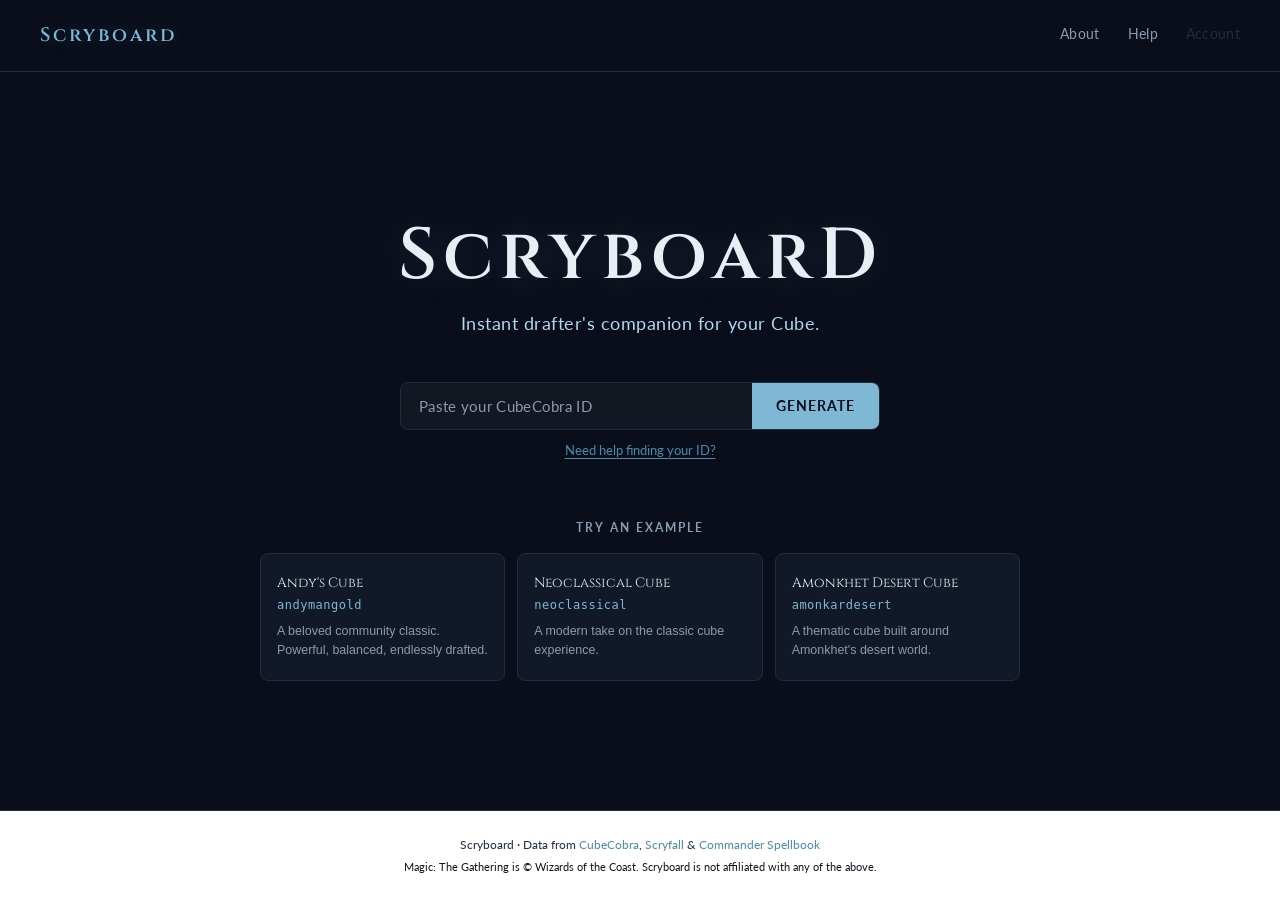
<file: index.html>
<!DOCTYPE html>
<html lang="en">
<head>
    <meta charset="UTF-8">
    <meta name="viewport" content="width=device-width, initial-scale=1.0">
    <title>Scryboard — Instant drafter's companion for your Cube</title>
    <meta name="description" content="Paste your CubeCobra ID and get an instant drafter's companion page for your cube. Stats, removal, combos and more.">
    <link rel="icon" href="https://fav.farm/🌙" />
    <link href="https://fonts.googleapis.com/css2?family=Cinzel:wght@400;600&family=Lato:wght@300;400;700&display=swap" rel="stylesheet">
    <link rel="stylesheet" href="style.css">
</head>
<body class="landing">

    <!-- TOP NAV -->
    <header class="top-nav">
        <span class="nav-logo">Scryboard</span>
        <nav class="nav-links">
            <a href="#" class="nav-link">About</a>
            <a href="#" class="nav-link">Help</a>
            <a href="#" class="nav-link nav-link--muted">Account</a>
        </nav>
    </header>

    <!-- HERO -->
    <main class="landing-main">
        <div class="landing-hero">
            <h1 class="landing-title">ScryboarD</h1>
            <p class="landing-tagline">Instant drafter's companion for your Cube.</p>

            <!-- INPUT -->
            <div class="input-group">
                <div class="input-wrapper">
                    <input
                        type="text"
                        id="cube-id-input"
                        class="cube-input"
                        placeholder="Paste your CubeCobra ID"
                        autocomplete="off"
                        spellcheck="false"
                    >
                    <button class="generate-btn" onclick="handleGenerate()">
                        Generate
                    </button>
                </div>
                <div class="input-help">
                    <button class="help-trigger" onclick="toggleTooltip()">Need help finding your ID?</button>
                    <div class="help-tooltip hidden" id="help-tooltip">
                        <p>Your CubeCobra ID is the unique identifier in your cube's URL. Navigate to your cube on CubeCobra and look at the address bar — it will look something like <strong>cubecobra.com/cube/overview/stone-soup</strong>. The part after /overview/ is your ID. It could be a short word, a phrase, or a string of random characters depending on how you set it up.</p>
                        <button class="tooltip-close" onclick="toggleTooltip()">Got it</button>
                    </div>
                </div>
                <p class="input-error hidden" id="input-error">Please enter a CubeCobra ID.</p>
            </div>
        </div>

        <!-- EXAMPLE CUBES -->
        <div class="examples">
            <p class="examples-label">Try an example</p>
            <div class="examples-grid">

                <button class="example-card" onclick="loadExample('andymangold')">
                    <span class="example-name">Andy's Cube</span>
                    <span class="example-id">andymangold</span>
                    <span class="example-desc">A beloved community classic. Powerful, balanced, endlessly drafted.</span>
                </button>

                <button class="example-card" onclick="loadExample('neoclassical')">
                    <span class="example-name">Neoclassical Cube</span>
                    <span class="example-id">neoclassical</span>
                    <span class="example-desc">A modern take on the classic cube experience.</span>
                </button>

                <button class="example-card" onclick="loadExample('amonkardesert')">
                    <span class="example-name">Amonkhet Desert Cube</span>
                    <span class="example-id">amonkardesert</span>
                    <span class="example-desc">A thematic cube built around Amonkhet's desert world.</span>
                </button>

            </div>
        </div>
    </main>

    <!-- FOOTER -->
    <footer class="landing-footer">
        <p>Scryboard · Data from <a href="https://cubecobra.com" target="_blank">CubeCobra</a>, <a href="https://scryfall.com" target="_blank">Scryfall</a> &amp; <a href="https://commanderspellbook.com" target="_blank">Commander Spellbook</a></p>
        <p class="footer-sub">Magic: The Gathering is © Wizards of the Coast. Scryboard is not affiliated with any of the above.</p>
    </footer>

    <script src="index.js"></script>
</body>
</html>
</file>
<file: style.css>
/* ============================================================
   style.css — Scryboard
   Shared styles for landing and cube pages
   ============================================================ */

/* === RESET & BASE === */

*, *::before, *::after {
    box-sizing: border-box;
    margin: 0;
    padding: 0;
}

:root {
    /* Moonfolk palette */
    --void:        #0a0e1a;
    --deep:        #111827;
    --surface:     #0d1520;
    --moonwater:   #7eb8d4;
    --moonlight:   #b0d8ee;
    --tide:        #4a8aaa;
    --cloud:       #e8eef4;
    --mist:        #8a9bb0;
    --shore:       #1e2d40;

    /* Cube page (light) */
    --page-bg:     #f4f6f8;
    --card-bg:     #ffffff;
    --text-main:   #1a2233;
    --text-light:  #5a6a80;
    --border:      #dde3ea;

    /* Shared */
    --accent:      #4a8aaa;
    --accent-mid:  #7eb8d4;
    --accent-light:#b0d8ee;

    --font-display: 'Cinzel', serif;
    --font-body:    'Lato', sans-serif;

    --radius-sm:   4px;
    --radius-md:   8px;
    --radius-lg:   12px;
}

html {
    scroll-behavior: smooth;
}

body {
    font-family: var(--font-body);
    line-height: 1.6;
    -webkit-font-smoothing: antialiased;
}


/* === LANDING PAGE === */

body.landing {
    background: var(--void);
    color: var(--cloud);
    min-height: 100vh;
    display: flex;
    flex-direction: column;
    position: relative;
}

body.landing::before {
    content: '';
    position: fixed;
    inset: 0;
    background-image: url('https://www.artofmtg.com/wp-content/uploads/2021/02/Mystical-Teachings-Time-Spiral-MtG-Art.jpg');
    background-size: cover;
    background-position: center top;
    opacity: 0.14;
    z-index: 0;
    pointer-events: none;
}

body.landing > * {
    position: relative;
    z-index: 1;
}

/* Top nav */
.top-nav {
    display: flex;
    justify-content: space-between;
    align-items: center;
    padding: 20px 40px;
    border-bottom: 1px solid var(--shore);
}

.nav-logo {
    font-family: var(--font-display);
    font-size: 1.2rem;
    font-weight: 600;
    letter-spacing: 3px;
    color: var(--moonwater);
    text-shadow: 0 0 20px rgba(126,184,212,0.3);
}

.nav-links {
    display: flex;
    gap: 28px;
    align-items: center;
}

.nav-link {
    font-size: 0.85rem;
    font-weight: 400;
    color: var(--mist);
    text-decoration: none;
    letter-spacing: 0.3px;
    transition: color 0.2s;
}

.nav-link:hover { color: var(--cloud); }

.nav-link--muted {
    color: var(--shore);
    pointer-events: none;
}

/* Landing hero */
.landing-main {
    flex: 1;
    display: flex;
    flex-direction: column;
    align-items: center;
    justify-content: center;
    padding: 60px 24px 40px;
    gap: 60px;
}

.landing-hero {
    display: flex;
    flex-direction: column;
    align-items: center;
    text-align: center;
    max-width: 560px;
    width: 100%;
}

.landing-eyebrow {
    font-size: 0.75rem;
    font-weight: 700;
    letter-spacing: 2px;
    text-transform: uppercase;
    color: var(--tide);
    margin-bottom: 16px;
}

.landing-title {
    font-family: var(--font-display);
    font-size: clamp(2.8rem, 8vw, 4.5rem);
    font-weight: 600;
    letter-spacing: 6px;
    color: var(--cloud);
    line-height: 1;
    margin-bottom: 16px;
    text-shadow: 0 0 40px rgba(126,184,212,0.2);
}

.landing-tagline {
    font-size: 1.15rem;
    font-weight: 400;
    color: var(--moonlight);
    letter-spacing: 0.5px;
    margin-bottom: 44px;
}

/* Input group */
.input-group {
    width: 100%;
    display: flex;
    flex-direction: column;
    align-items: center;
    gap: 12px;
}

.input-wrapper {
    display: flex;
    width: 100%;
    max-width: 480px;
    border: 1px solid var(--shore);
    border-radius: var(--radius-md);
    overflow: hidden;
    transition: border-color 0.2s;
}

.input-wrapper:focus-within {
    border-color: var(--moonwater);
}

.cube-input {
    flex: 1;
    background: rgba(255,255,255,0.04);
    border: none;
    outline: none;
    padding: 14px 18px;
    font-family: var(--font-body);
    font-size: 0.95rem;
    color: var(--cloud);
    letter-spacing: 0.3px;
}

.cube-input::placeholder {
    color: var(--mist);
}

.generate-btn {
    background: var(--moonwater);
    border: none;
    padding: 14px 24px;
    font-family: var(--font-body);
    font-size: 0.85rem;
    font-weight: 700;
    letter-spacing: 1px;
    text-transform: uppercase;
    color: var(--void);
    cursor: pointer;
    transition: background 0.2s;
    white-space: nowrap;
}

.generate-btn:hover {
    background: var(--moonlight);
}

/* Help tooltip */
.input-help {
    position: relative;
    display: flex;
    flex-direction: column;
    align-items: center;
}

.help-trigger {
    background: none;
    border: none;
    font-family: var(--font-body);
    font-size: 0.8rem;
    color: var(--tide);
    cursor: pointer;
    text-decoration: underline;
    text-underline-offset: 3px;
    transition: color 0.2s;
}

.help-trigger:hover { color: var(--moonwater); }

.help-tooltip {
    position: absolute;
    top: calc(100% + 10px);
    left: 50%;
    transform: translateX(-50%);
    background: var(--deep);
    border: 1px solid var(--shore);
    border-radius: var(--radius-md);
    padding: 16px 20px;
    width: 340px;
    max-width: 90vw;
    z-index: 100;
    box-shadow: 0 8px 24px rgba(0,0,0,0.4);
}

.help-tooltip p {
    font-size: 0.85rem;
    color: var(--mist);
    line-height: 1.6;
    margin-bottom: 12px;
}

.help-tooltip strong {
    color: var(--moonwater);
    font-weight: 700;
}

.tooltip-close {
    background: var(--shore);
    border: none;
    border-radius: var(--radius-sm);
    padding: 6px 14px;
    font-family: var(--font-body);
    font-size: 0.8rem;
    font-weight: 700;
    color: var(--cloud);
    cursor: pointer;
    transition: background 0.2s;
}

.tooltip-close:hover { background: var(--tide); }

/* Error */
.input-error {
    font-size: 0.8rem;
    color: #e07070;
}

/* Example cubes */
.examples {
    width: 100%;
    max-width: 760px;
}

.examples-label {
    font-size: 0.75rem;
    font-weight: 700;
    letter-spacing: 2px;
    text-transform: uppercase;
    color: var(--mist);
    text-align: center;
    margin-bottom: 16px;
}

.examples-grid {
    display: grid;
    grid-template-columns: repeat(3, 1fr);
    gap: 12px;
}

.example-card {
    background: var(--deep);
    border: 1px solid var(--shore);
    border-radius: var(--radius-md);
    padding: 20px 16px;
    text-align: left;
    cursor: pointer;
    transition: border-color 0.2s, background 0.2s;
    display: flex;
    flex-direction: column;
    gap: 6px;
}

.example-card:hover {
    border-color: var(--tide);
    background: var(--surface);
}

.example-name {
    font-family: var(--font-display);
    font-size: 0.85rem;
    color: var(--cloud);
    font-weight: 400;
}

.example-id {
    font-size: 0.75rem;
    color: var(--moonwater);
    font-family: monospace;
    letter-spacing: 0.5px;
}

.example-desc {
    font-size: 0.78rem;
    color: var(--mist);
    line-height: 1.5;
    margin-top: 4px;
}

/* Landing footer */
.landing-footer {
    padding: 24px 40px;
    border-top: 1px solid var(--shore);
    text-align: center;
    background: var(--card-bg);
}

.landing-footer p {
    font-size: 0.75rem;
    color: var(--shore);
}

.landing-footer a {
    color: var(--tide);
    text-decoration: none;
}

.landing-footer a:hover { color: var(--moonwater); }

.footer-sub {
    margin-top: 4px;
    font-size: 0.7rem !important;
    color: var(--surface) !important;
}


/* === CUBE PAGE === */

body.cube-page {
    background: var(--page-bg);
    color: var(--text-main);
}

/* Cube top nav */
.cube-nav {
    display: flex;
    justify-content: space-between;
    align-items: center;
    padding: 16px 32px;
    background: var(--card-bg);
    border-bottom: 1px solid var(--border);
}

.cube-nav-logo {
    font-family: var(--font-display);
    font-size: 0.9rem;
    font-weight: 600;
    letter-spacing: 2px;
    color: var(--accent);
    text-decoration: none;
}

.cube-nav-right {
    display: flex;
    gap: 16px;
    align-items: center;
}

.cube-nav-link {
    font-size: 0.8rem;
    color: var(--text-light);
    text-decoration: none;
    transition: color 0.2s;
}

.cube-nav-link:hover { color: var(--text-main); }

.copy-link-btn {
    background: none;
    border: 1px solid var(--border);
    border-radius: var(--radius-sm);
    padding: 7px 14px;
    font-family: var(--font-body);
    font-size: 0.78rem;
    font-weight: 700;
    letter-spacing: 0.5px;
    color: var(--accent);
    cursor: pointer;
    transition: border-color 0.2s, background 0.2s;
}

.copy-link-btn:hover {
    border-color: var(--accent);
    background: rgba(74,138,170,0.05);
}

/* Cube hero */
.cube-hero {
    position: relative;
    width: 100%;
    height: 380px;
    overflow: hidden;
    background: var(--void);
}

.cube-hero-img {
    width: 100%;
    height: 100%;
    object-fit: cover;
    object-position: center 20%;
    opacity: 0.35;
    display: block;
}

.cube-hero-overlay {
    position: absolute;
    inset: 0;
    background: linear-gradient(to top, rgba(10,14,26,0.95) 0%, rgba(10,14,26,0.3) 100%);
    display: flex;
    flex-direction: column;
    justify-content: flex-end;
    padding: 32px 40px;
}

.cube-hero-name {
    font-family: var(--font-display);
    font-size: clamp(1.4rem, 4vw, 2.2rem);
    font-weight: 600;
    color: #e8eef4;
    line-height: 1.2;
    margin-bottom: 6px;
}

.cube-hero-meta {
    font-size: 0.85rem;
    color: var(--mist);
    letter-spacing: 0.3px;
}

.cube-hero-meta span {
    color: var(--moonwater);
}

/* Tab bar */
.cube-tabs {
    background: var(--card-bg);
    border-bottom: 1px solid var(--border);
    display: flex;
    overflow-x: auto;
    scrollbar-width: none;
}

.cube-tabs::-webkit-scrollbar { display: none; }

.cube-tab {
    background: none;
    border: none;
    border-bottom: 2px solid transparent;
    padding: 16px 28px;
    font-family: var(--font-body);
    font-size: 0.82rem;
    font-weight: 700;
    letter-spacing: 1px;
    text-transform: uppercase;
    color: var(--text-light);
    cursor: pointer;
    white-space: nowrap;
    transition: color 0.2s, border-color 0.2s;
}

.cube-tab:hover { color: var(--text-main); }

.cube-tab.active {
    color: var(--accent);
    border-bottom-color: var(--accent);
}

/* Sections */
.cube-section {
    display: none;
}

.cube-section.active {
    display: block;
}

/* Section inner */
.section-inner {
    max-width: 960px;
    margin: 0 auto;
    padding: 40px 32px;
    background-color: var(--card-bg);
}

/* Section heading */
.section-heading {
    font-family: var(--font-display);
    font-size: 0.7rem;
    font-weight: 600;
    letter-spacing: 2.5px;
    text-transform: uppercase;
    color: var(--accent);
    margin-bottom: 16px;
}

.section-divider {
    height: 1px;
    background: var(--border);
    margin: 32px 0;
}

/* Stat cards */
.stat-grid {
    display: grid;
    grid-template-columns: repeat(auto-fit, minmax(120px, 1fr));
    gap: 12px;
    margin-bottom: 36px;
}

.stat-card {
    background: var(--card-bg);
    border: 1px solid var(--border);
    border-radius: var(--radius-md);
    padding: 20px 16px;
    text-align: center;
}

.stat-value {
    font-family: var(--font-display);
    font-size: 1.8rem;
    font-weight: 400;
    color: var(--accent);
    display: block;
    line-height: 1;
    margin-bottom: 6px;
}

.stat-label {
    font-size: 0.7rem;
    font-weight: 700;
    letter-spacing: 1.5px;
    text-transform: uppercase;
    color: var(--text-light);
}

/* Chart containers */
.chart-container {
    background: var(--card-bg);
    border: 1px solid var(--border);
    border-radius: var(--radius-md);
    padding: 24px;
    margin-bottom: 16px;
}
 
.chart-container--donut {
    display: inline-block;
    min-width: 280px;
}
 
/* Donut layout */
.donut-wrap {
    display: flex;
    align-items: center;
    gap: 24px;
    flex-wrap: wrap;
}
 
/* Axes */
.stats-axis path,
.stats-axis line {
    stroke: var(--border);
}
.stats-axis text {
    fill: var(--text-light);
    font-family: var(--font-body);
    font-size: 11px;
}
 
/* Grid lines */
.stats-grid-lines line {
    stroke: var(--border);
    stroke-dasharray: 3 3;
}
.stats-grid-lines .domain { display: none; }
 
/* Donut center text */
.donut-center-value {
    font-family: var(--font-display);
    font-size: 1.6rem;
    fill: var(--text-main);
}
.donut-center-label {
    font-size: 0.7rem;
    fill: var(--text-light);
    text-transform: uppercase;
    letter-spacing: 1px;
}
 
/* Legend */
.chart-legend {
    display: flex;
    flex-wrap: wrap;
    gap: 10px 18px;
    margin-top: 16px;
}
.chart-legend--vertical {
    flex-direction: column;
    margin-top: 0;
    gap: 8px;
}
.chart-legend-item {
    display: flex;
    align-items: center;
    gap: 6px;
    font-size: 0.78rem;
    color: var(--text-light);
}
.chart-legend-dot {
    width: 10px;
    height: 10px;
    border-radius: 50%;
    flex-shrink: 0;
}
.chart-legend-count {
    color: var(--text-light);
    font-size: 0.72rem;
    margin-left: 2px;
}
 
@media (max-width: 600px) {
    .donut-wrap { flex-direction: column; }
    .chart-legend--vertical { flex-direction: row; flex-wrap: wrap; }
}


/* Reference cards */
/* Reference filters */
.reference-filters {
    background: var(--card-bg);
    border: 1px solid var(--border);
    border-radius: var(--radius-md);
    padding: 20px 24px;
    margin-bottom: 24px;
    display: flex;
    flex-direction: column;
    gap: 16px;
}
 
.reference-filter-row {
    display: flex;
    align-items: center;
    gap: 16px;
    flex-wrap: wrap;
}
 
.reference-filter-label {
    font-size: 0.7rem;
    font-weight: 700;
    letter-spacing: 1.5px;
    text-transform: uppercase;
    color: var(--text-light);
    min-width: 70px;
    flex-shrink: 0;
}
 
.reference-pills {
    display: flex;
    flex-wrap: wrap;
    gap: 8px;
}
 
/* Base pill */
.ref-pill {
    background: var(--card-bg);
    border: 1px solid var(--border);
    border-radius: 20px;
    padding: 6px 16px;
    font-family: var(--font-body);
    font-size: 0.78rem;
    font-weight: 700;
    letter-spacing: 0.5px;
    color: var(--text-light);
    cursor: pointer;
    transition: border-color 0.15s, background 0.15s, color 0.15s;
}
.ref-pill:hover {
    border-color: var(--accent);
    color: var(--accent);
}
.ref-pill.active {
    background: var(--accent);
    border-color: var(--accent);
    color: #fff;
}
 
/* Color pills — square with mana icon */
.ref-color-pill {
    padding: 6px 10px;
    border-radius: var(--radius-sm);
    font-size: 1rem;
    line-height: 1;
}
.ref-color-pill .ms { font-size: 1.1rem; vertical-align: middle; }
.ref-color-pill.active { background: var(--accent); border-color: var(--accent); }
 
/* Count */
.reference-count {
    font-size: 0.75rem;
    font-weight: 700;
    letter-spacing: 1px;
    text-transform: uppercase;
    color: var(--text-light);
    margin-bottom: 16px;
}
 
/* Gallery */
.reference-gallery {
    display: flex;
    flex-wrap: wrap;
    gap: 10px;
}
 
.reference-card {
    width: 214px;
    border-radius: 11px;
    box-shadow: 0 2px 8px rgba(0,0,0,0.12);
    transition: transform 0.15s, box-shadow 0.15s;
    cursor: pointer;
    display: block;
}
 
.reference-card:hover {
    transform: translateY(-4px) scale(1.02);
    box-shadow: 0 8px 20px rgba(0,0,0,0.2);
}
 
.reference-empty {
    font-size: 0.9rem;
    color: var(--text-light);
    font-style: italic;
    padding: 40px 0;
}
 
@media (max-width: 600px) {
    .reference-filter-row { flex-direction: column; align-items: flex-start; }
    .reference-card { width: calc(50% - 5px); }
}

/* Combo cards */

.combos-count {
    font-size: 0.75rem;
    font-weight: 700;
    letter-spacing: 1px;
    text-transform: uppercase;
    color: var(--text-light);
    margin-bottom: 20px;
}
 
.combos-empty {
    font-size: 0.9rem;
    color: var(--text-light);
    font-style: italic;
    padding: 40px 0;
}
 
.combo-card {
    background: var(--card-bg);
    border: 1px solid var(--border);
    border-radius: var(--radius-md);
    padding: 18px 20px;
    margin-bottom: 10px;
    transition: border-color 0.15s;
}
 
.combo-card:hover {
    border-color: var(--accent-mid);
}
 
.combo-cards-line {
    display: flex;
    align-items: center;
    flex-wrap: wrap;
    gap: 6px;
    margin-bottom: 8px;
}
 
.combo-chip {
    font-size: 0.88rem;
    font-weight: 700;
    color: var(--accent);
    cursor: pointer;
    border-bottom: 1px dotted var(--accent);
    white-space: nowrap;
}
 
.combo-chip:hover { color: var(--tide); border-bottom-color: var(--tide); }
 
.combo-plus {
    font-size: 0.8rem;
    color: var(--text-light);
    font-weight: 400;
    padding: 0 2px;
}
 
.combo-result {
    font-size: 0.82rem;
    color: var(--text-light);
    margin-bottom: 8px;
    line-height: 1.5;
}
 
.combo-prereq {
    font-size: 0.8rem;
    color: var(--text-light);
    margin-bottom: 8px;
}
 
.combo-prereq strong {
    color: var(--text-main);
    font-weight: 700;
}
 
.combo-steps-toggle {
    background: none;
    border: none;
    font-family: var(--font-body);
    font-size: 0.75rem;
    font-weight: 700;
    letter-spacing: 0.5px;
    color: var(--accent);
    cursor: pointer;
    padding: 0;
    margin-bottom: 0;
}
 
.combo-steps-toggle:hover { color: var(--tide); }
 
.combo-steps {
    margin-top: 12px;
    padding-top: 12px;
    border-top: 1px solid var(--border);
    padding-left: 18px;
}
 
.combo-steps li {
    font-size: 0.82rem;
    color: var(--text-light);
    margin-bottom: 6px;
    line-height: 1.6;
}

/* Primer content */
.primer-content {
    font-size: 0.95rem;
    color: var(--text-main);
    line-height: 1.8;
    /* max-width: 720px; */
}

.primer-content h3 {
    font-family: var(--font-display);
    font-size: 1rem;
    font-weight: 600;
    color: var(--text-main);
    margin: 28px 0 10px;
}

.primer-content p {
    margin-bottom: 14px;
    color: var(--text-light);
}

.primer-content a {
    color: var(--accent);
    text-decoration: none;
    border-bottom: 1px dotted var(--accent);
}

.primer-content .card-ref {
    color: var(--accent);
    border-bottom: 1px dotted var(--accent);
    cursor: pointer;
}

/* ============================================================
   Primer parser additions — paste into style.css,
   replacing the existing "Primer parser elements" block
   ============================================================ */

/* Headings */
.primer-h { font-family: var(--font-body); font-weight: 600; color: var(--text-main); line-height: 1.3; }
h3.primer-h { font-size: 1.2rem;  margin: 32px 0 12px; }
h4.primer-h { font-size: 1.05rem; margin: 26px 0 10px; }
h5.primer-h { font-size: 0.95rem; margin: 22px 0 8px; }
h6.primer-h { font-size: 0.85rem; margin: 18px 0 6px; color: var(--text-light); }

/* Paragraph */
.primer-content p { margin-bottom: 14px; color: var(--text-light); }

/* Lists */
.primer-list { padding-left: 20px; margin-bottom: 14px; }
.primer-list li { font-size: 0.95rem; color: var(--text-light); line-height: 1.7; margin-bottom: 4px; }
ol.primer-list  { list-style: decimal; }

/* Task list */
.primer-task { list-style: none; display: flex; align-items: flex-start; gap: 8px; margin-left: -20px; }
.primer-task input { margin-top: 5px; accent-color: var(--accent); flex-shrink: 0; }

/* HR */
.primer-rule { border: none; border-top: 1px solid var(--border); margin: 28px 0; }

/* Blockquote */
.primer-blockquote {
    border-left: 3px solid var(--accent-mid);
    margin: 16px 0;
    padding: 10px 16px;
    background: rgba(126,184,212,0.06);
    border-radius: 0 var(--radius-sm) var(--radius-sm) 0;
}
.primer-blockquote p { margin: 0; color: var(--text-light); font-style: italic; }

/* Centred block */
.primer-centered { text-align: center; margin: 16px 0; }

/* Gallery row */
.primer-gallery { display: flex; flex-wrap: wrap; gap: 10px; margin: 16px 0; }

/* Card image (inline or gallery) */
.primer-card-img {
    width: 146px;
    border-radius: 6px;
    box-shadow: 0 2px 8px rgba(0,0,0,0.15);
    display: block;
    cursor: pointer;
}

/* External image  ![alt](url) */
.primer-ext-img { max-width: 100%; border-radius: var(--radius-md); margin: 8px 0; display: block; }

/* Inline code */
.primer-code {
    font-family: monospace;
    font-size: 0.85em;
    background: var(--page-bg);
    border: 1px solid var(--border);
    border-radius: 3px;
    padding: 1px 5px;
    color: var(--accent);
}

/* Code block */
.primer-pre {
    background: var(--page-bg);
    border: 1px solid var(--border);
    border-radius: var(--radius-md);
    padding: 16px 18px;
    overflow-x: auto;
    margin: 16px 0;
    font-size: 0.85rem;
    line-height: 1.6;
}
.primer-pre code { font-family: monospace; color: var(--text-main); }

/* Table */
.primer-table-wrap { overflow-x: auto; margin: 16px 0; }
.primer-table { border-collapse: collapse; width: 100%; font-size: 0.88rem; }
.primer-table th,
.primer-table td { border: 1px solid var(--border); padding: 8px 12px; text-align: left; }
.primer-table th { background: var(--page-bg); font-weight: 700; color: var(--text-main); }
.primer-table td { color: var(--text-light); }
.primer-table tr:nth-child(even) td { background: rgba(0,0,0,0.02); }

/* Mana symbols sizing */
.primer-content .ms { font-size: 1em; vertical-align: middle; margin: 0 1px; }

/* Card ref links */
a.card-ref {
    color: var(--accent);
    text-decoration: none;
    border-bottom: 1px dotted var(--accent);
    cursor: pointer;
}
a.card-ref:hover { color: var(--tide); border-bottom-color: var(--tide); }

/* Cube page footer */
.cube-footer {
    padding: 24px 32px;
    border-top: 1px solid var(--border);
    text-align: center;
    background: var(--card-bg);
}

.cube-footer p {
    font-size: 0.75rem;
    color: var(--text-light);
}

.cube-footer a {
    color: var(--accent);
    text-decoration: none;
}

/* Loading state */
.loading-screen {
    min-height: 60vh;
    display: flex;
    flex-direction: column;
    align-items: center;
    justify-content: center;
    gap: 16px;
}

.loading-spinner {
    width: 32px;
    height: 32px;
    border: 2px solid var(--border);
    border-top-color: var(--accent);
    border-radius: 50%;
    animation: spin 0.8s linear infinite;
}

@keyframes spin {
    to { transform: rotate(360deg); }
}

.loading-text {
    font-size: 0.85rem;
    color: var(--text-light);
    letter-spacing: 0.5px;
}

/* Error state */
.error-screen {
    min-height: 60vh;
    display: flex;
    flex-direction: column;
    align-items: center;
    justify-content: center;
    gap: 12px;
    text-align: center;
    padding: 40px;
}

.error-title {
    font-family: var(--font-display);
    font-size: 1.1rem;
    color: var(--text-main);
}

.error-message {
    font-size: 0.9rem;
    color: var(--text-light);
    max-width: 400px;
}

.error-back {
    margin-top: 8px;
    background: none;
    border: 1px solid var(--border);
    border-radius: var(--radius-sm);
    padding: 8px 20px;
    font-family: var(--font-body);
    font-size: 0.82rem;
    color: var(--accent);
    cursor: pointer;
    transition: border-color 0.2s;
}

.error-back:hover { border-color: var(--accent); }

/* Tooltip card image */
#card-tooltip {
    position: fixed;
    display: none;
    pointer-events: none;
    z-index: 9999;
    width: 220px;
    border-radius: 8px;
    box-shadow: 0 8px 24px rgba(0,0,0,0.4);
}


/* === UTILITY === */

.hidden { display: none !important; }


/* === RESPONSIVE === */

@media (max-width: 600px) {
    .top-nav { padding: 16px 20px; }
    .nav-links { gap: 16px; }

    .landing-main { padding: 40px 20px 32px; gap: 40px; }
    .landing-title { letter-spacing: 2px; }
    .landing-tagline { font-size: 0.95rem; }

    .examples-grid { grid-template-columns: 1fr; }

    .landing-footer { padding: 20px; }

    .cube-nav { padding: 14px 20px; }
    .cube-hero { height: 220px; }
    .cube-hero-overlay { padding: 20px; }

    .cube-tab { padding: 14px 18px; font-size: 0.78rem; }

    .section-inner { padding: 28px 20px; }

    .chart-grid { grid-template-columns: 1fr; }
}
</file>
